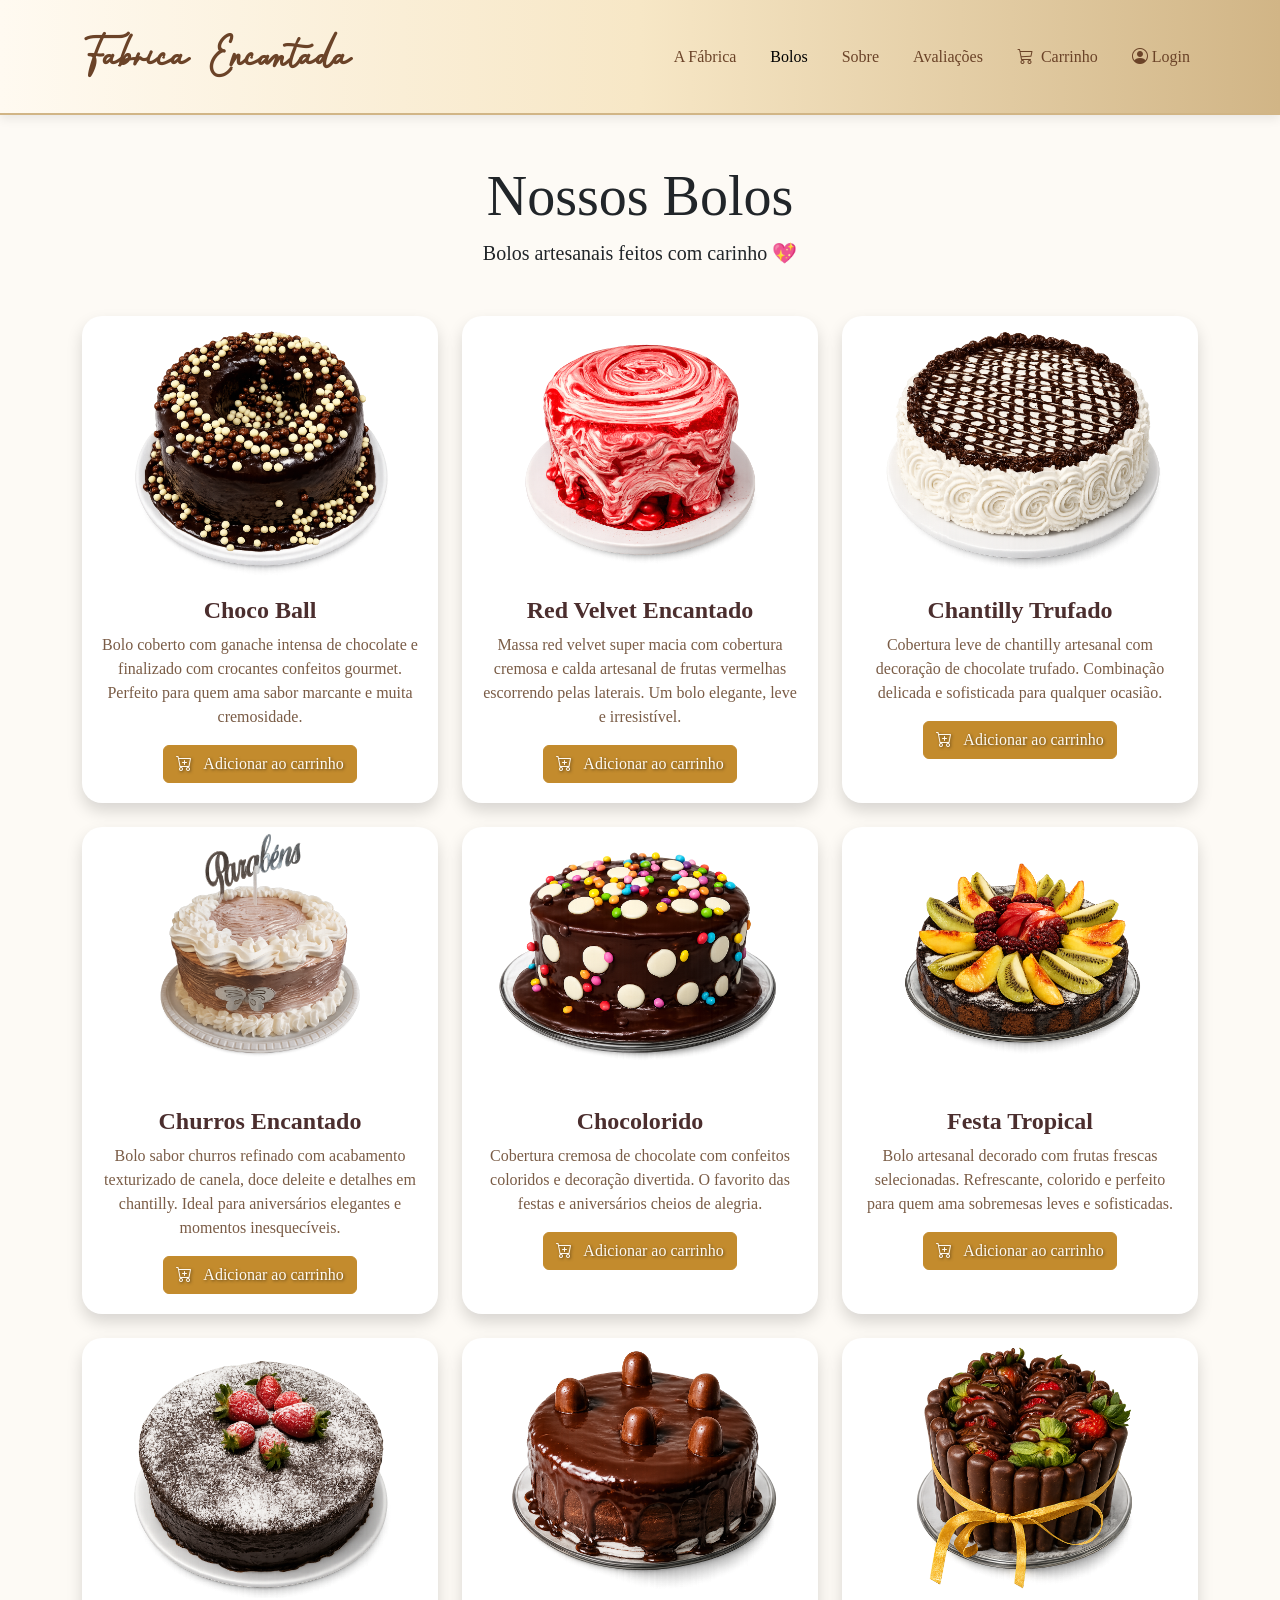
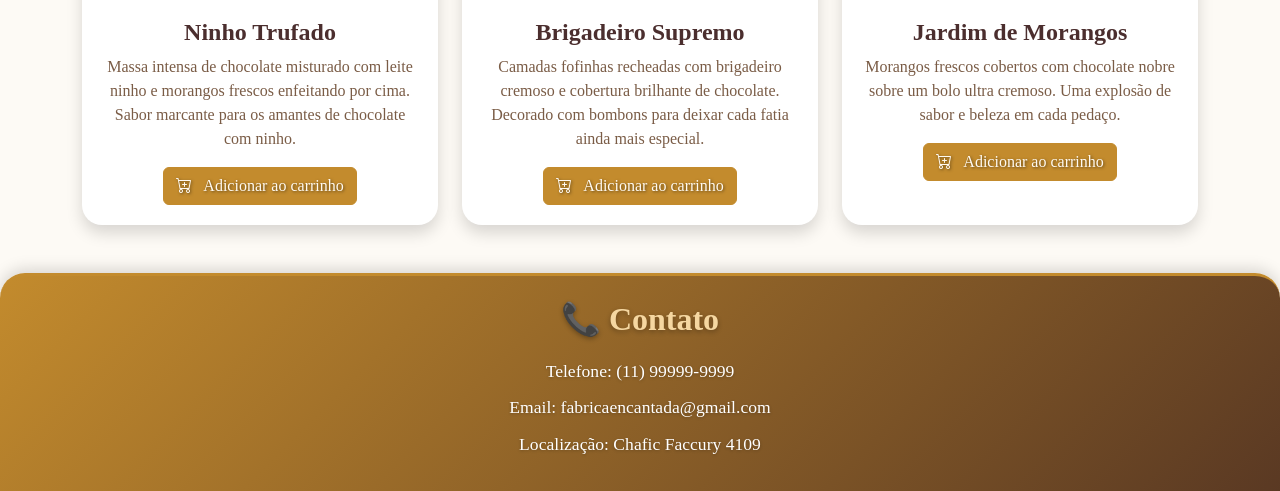
<file: Site-trabalho-main/Site-trabalho-main/pages/bolos.html>
<!DOCTYPE html>
<html lang="pt-BR">
<head>
    <meta charset="UTF-8">
    <meta name="viewport" content="width=device-width, initial-scale=1.0">

    <title>Bolos</title>

    <!-- Bootstrap -->
    <link href="https://cdn.jsdelivr.net/npm/bootstrap@5.3.3/dist/css/bootstrap.min.css" rel="stylesheet">
    <!-- Css -->
    <link rel="stylesheet" href="../css/stylebolo.css">
    <!-- bootstrap-icons -->
    <link rel="stylesheet" href="https://cdn.jsdelivr.net/npm/bootstrap-icons@1.11.3/font/bootstrap-icons.min.css">
</head>

<body>

    <!-- Navbar -->
    <nav class="navbar navbar-expand-lg nav-premium">
        <div class="container">

            <a class="navbar-brand nome-empresa" href="home.html">
                 Fábrica Encantada
            </a>

            <button class="navbar-toggler" type="button" data-bs-toggle="collapse" data-bs-target="#menu">
                <span class="navbar-toggler-icon"></span>
            </button>

            <div class="collapse navbar-collapse" id="menu">

                <ul class="navbar-nav ms-auto">

                    <li class="nav-item">
                        <a class="nav-link" href="home.html">
                            A Fábrica
                        </a>
                    </li>

                    <li class="nav-item">
                        <a class="nav-link active" href="bolos.html">
                            Bolos
                        </a>
                    </li>

                    <li class="nav-item">
                        <a class="nav-link" href="sobre.html">
                            Sobre
                        </a>
                    </li>

                    <li class="nav-item">
                        <a class="nav-link" href="avaliacao.php">
                            Avaliações
                        </a>
                    </li>

                    <li class="nav-item">
                        <a class="nav-link" href="carrinho.php">
                            <i class="bi bi-cart3 me-1"></i>
                            Carrinho
                        </a>
                    </li>

                    <li class="nav-item">
                        <a class="nav-link" href="login.php">
                            <i class="bi bi-person-circle me-1"></i>Login
                        </a>
                    </li>

                </ul>

            </div>

        </div>
    </nav>

    <!-- Título -->
    <div class="container text-center mt-5">

        <h1 class="display-4">
            Nossos Bolos
        </h1>

        <p class="lead">
            Bolos artesanais feitos com carinho 💖
        </p>

    </div>

    <!-- Cards -->
    <div class="container mt-5">

        <div class="row g-4">

            <!-- Card 1 -->
            <div class="col-md-4">

                <div class="card shadow h-100">

                    <img src="../img/boloChocolate.png" class="card-img-top" alt="Bolo de Chocolate">

                    <div class="card-body text-center">

                        <h4 class="card-title">
                            Choco Ball
                        </h4>

                        <p class="card-text">
                            Bolo coberto com ganache intensa de chocolate e finalizado com crocantes confeitos gourmet. Perfeito para quem ama sabor marcante e muita cremosidade.
                        </p>
                    <form action="carrinho.php" method="POST">
                        <input type="hidden" name="bolo" value="Choco Ball">
                        <button class="btn btn-success" onclick="adicionarCarrinho('Choco Ball')">
                        <i class="bi bi-cart-plus me-2"></i> Adicionar ao carrinho
                        </button>
                    </form>
                    </div>

                </div>

            </div>

            <!-- Card 2 -->
            <div class="col-md-4">

                <div class="card shadow h-100">

                    <img src="../img/boloMarmorizadoMorango.png" class="card-img-top" alt="Bolo de Morango">

                    <div class="card-body text-center">

                        <h4 class="card-title">
                            Red Velvet Encantado
                        </h4>

                        <p class="card-text">
                            Massa red velvet super macia com cobertura cremosa e calda artesanal de frutas vermelhas escorrendo pelas laterais. Um bolo elegante, leve e irresistível.
                        </p>
                           </p>
                    <form action="carrinho.php" method="POST">
                        <input type="hidden" name="bolo" value="Red Velt Encantado">
                        <button class="btn btn-success" onclick="adicionarCarrinho('Red Velt Encantado')">
                        <i class="bi bi-cart-plus me-2"></i> Adicionar ao carrinho
                        </button>
                    </form>
                    </div>

                </div>

            </div>

            <!-- Card 3 -->
            <div class="col-md-4">

                <div class="card shadow h-100">

                    <img src="../img/boloChantily.png" class="card-img-top" alt="Bolo com Chantilly">

                    <div class="card-body text-center">

                        <h4 class="card-title">
                            Chantilly Trufado
                        </h4>

                        <p class="card-text">
                            Cobertura leve de chantilly artesanal com decoração de chocolate trufado. Combinação delicada e sofisticada para qualquer ocasião.
                        </p>
                         </p>
                    <form action="carrinho.php" method="POST">
                        <input type="hidden" name="bolo" value="Chantilly Trufado">
                       <button class="btn btn-success" onclick="adicionarCarrinho('Chantilly Trufado')">
                        <i class="bi bi-cart-plus me-2"></i> Adicionar ao carrinho
                        </button>
                    </form>
                    </div>

                </div>

            </div>

            <!-- Card 4 -->
            <div class="col-md-4">

                <div class="card shadow h-100">

                    <img src="../img/boloChurros.png" class="card-img-top" alt="Bolo Ganache">

                    <div class="card-body text-center">

                        <h4 class="card-title">
                            Churros Encantado
                        </h4>

                        <p class="card-text">
                            Bolo sabor churros refinado com acabamento texturizado de canela, doce deleite e detalhes em chantilly. Ideal para aniversários elegantes e momentos inesquecíveis.
                        </p>
                          </p>
                    <form action="carrinho.php" method="POST">
                        <input type="hidden" name="bolo" value="Churros Encantado">
                         <button class="btn btn-success" onclick="adicionarCarrinho('Churros Encantado')">
                          <i class="bi bi-cart-plus me-2"></i> Adicionar ao carrinho
                         </button>
                    </form>
                    </div>

                </div>

            </div>

            <!-- Card 5 -->
            <div class="col-md-4">

                <div class="card shadow h-100">

                    <img src="../img/boloColorido.png" class="card-img-top" alt="Bolo Colorido">

                    <div class="card-body text-center">

                        <h4 class="card-title">
                            Chocolorido
                        </h4>

                        <p class="card-text">
                            Cobertura cremosa de chocolate com confeitos coloridos e decoração divertida. O favorito das festas e aniversários cheios de alegria.
                        </p>
                         </p>
                    <form action="carrinho.php" method="POST">
                        <input type="hidden" name="bolo" value="Chocolorido">
                        <button class="btn btn-success" onclick="adicionarCarrinho('Chocolorido')">
                        <i class="bi bi-cart-plus me-2"></i> Adicionar ao carrinho
                        </button>
                    </form>
                    </div>

                </div>

            </div>
            <!-- Card 6 -->
            <div class="col-md-4">

                <div class="card shadow h-100">

                    <img src="../img/boloFrutas.png" class="card-img-top" alt="Bolo Ganache">

                    <div class="card-body text-center">

                        <h4 class="card-title">
                            Festa Tropical
                        </h4>

                        <p class="card-text">
                            Bolo artesanal decorado com frutas frescas selecionadas. Refrescante, colorido e perfeito para quem ama sobremesas leves e sofisticadas.
                        </p>
                          </p>
                    <form action="carrinho.php" method="POST">
                        <input type="hidden" name="bolo" value="Festa Tropical">
                        <button class="btn btn-success" onclick="adicionarCarrinho('Festa Tropical')">
                        <i class="bi bi-cart-plus me-2"></i> Adicionar ao carrinho
                        </button>
                    </form>
                    </div>

                </div>

            </div>

            <!-- Card 7 -->
            <div class="col-md-4">

                <div class="card shadow h-100">

                    <img src="../img/boloNinhoTrufado.png" class="card-img-top" alt="Bolo Ganache">

                    <div class="card-body text-center">

                        <h4 class="card-title">
                            Ninho Trufado
                        </h4>

                        <p class="card-text">
                            Massa intensa de chocolate misturado com leite ninho e morangos frescos enfeitando por cima. Sabor marcante para os amantes de chocolate com ninho.
                        </p>
                         </p>
                    <form action="carrinho.php" method="POST">
                        <input type="hidden" name="bolo" value="Ninho Trufado">
                        <button class="btn btn-success" onclick="adicionarCarrinho('Ninho Trufado')">
                        <i class="bi bi-cart-plus me-2"></i> Adicionar ao carrinho
                        </button>
                    </form>
                    </div>

                </div>

            </div>

            <!-- Card 8 -->
            <div class="col-md-4">

                <div class="card shadow h-100">

                    <img src="../img/boloTrufado.png" class="card-img-top" alt="Bolo Ganache">

                    <div class="card-body text-center">

                        <h4 class="card-title">
                            Brigadeiro Supremo
                        </h4>

                        <p class="card-text">
                            Camadas fofinhas recheadas com brigadeiro cremoso e cobertura brilhante de chocolate. Decorado com bombons para deixar cada fatia ainda mais especial.
                        </p>
                         </p>
                    <form action="carrinho.php" method="POST">
                        <input type="hidden" name="bolo" value="Brigadeiro Supremo">
                        <button class="btn btn-success" onclick="adicionarCarrinho('Brigadeiro Supremo')">
                        <i class="bi bi-cart-plus me-2"></i> Adicionar ao carrinho
                        </button>
                    </form>
                    </div>

                </div>

            </div>

            <!-- Card 9 -->
            <div class="col-md-4">

                <div class="card shadow h-100">

                    <img src="../img/boloTrufadoMorango.png" class="card-img-top" alt="Bolo Ganache">

                    <div class="card-body text-center">

                        <h4 class="card-title">
                            Jardim de Morangos
                        </h4>

                        <p class="card-text">
                            Morangos frescos cobertos com chocolate nobre sobre um bolo ultra cremoso. Uma explosão de sabor e beleza em cada pedaço.
                        </p>
                           </p>
                    <form action="carrinho.php" method="POST">
                        <input type="hidden" name="bolo" value="Jardim de Morangos">
                        <button class="btn btn-success" onclick="adicionarCarrinho('Jardim de Morangos')">
                        <i class="bi bi-cart-plus me-2"></i> Adicionar ao carrinho
                        </button>
                    </form>
                    </div>

                </div>

            </div>

        </div>
    </div>

    <!-- Contato -->
    <footer class="footer-premium p-4 mt-5">

        <h2>
            📞 Contato
        </h2>

        <p>
            Telefone: (11) 99999-9999
        </p>

        <p>
            Email: fabricaencantada@gmail.com
        </p>

        <p>
            Localização: Chafic Faccury 4109
        </p>

    </footer>

    <!-- Bootstrap JS -->
    <script src="https://cdn.jsdelivr.net/npm/bootstrap@5.3.3/dist/js/bootstrap.bundle.min.js">

    </script>

</body>
</html>
</file>
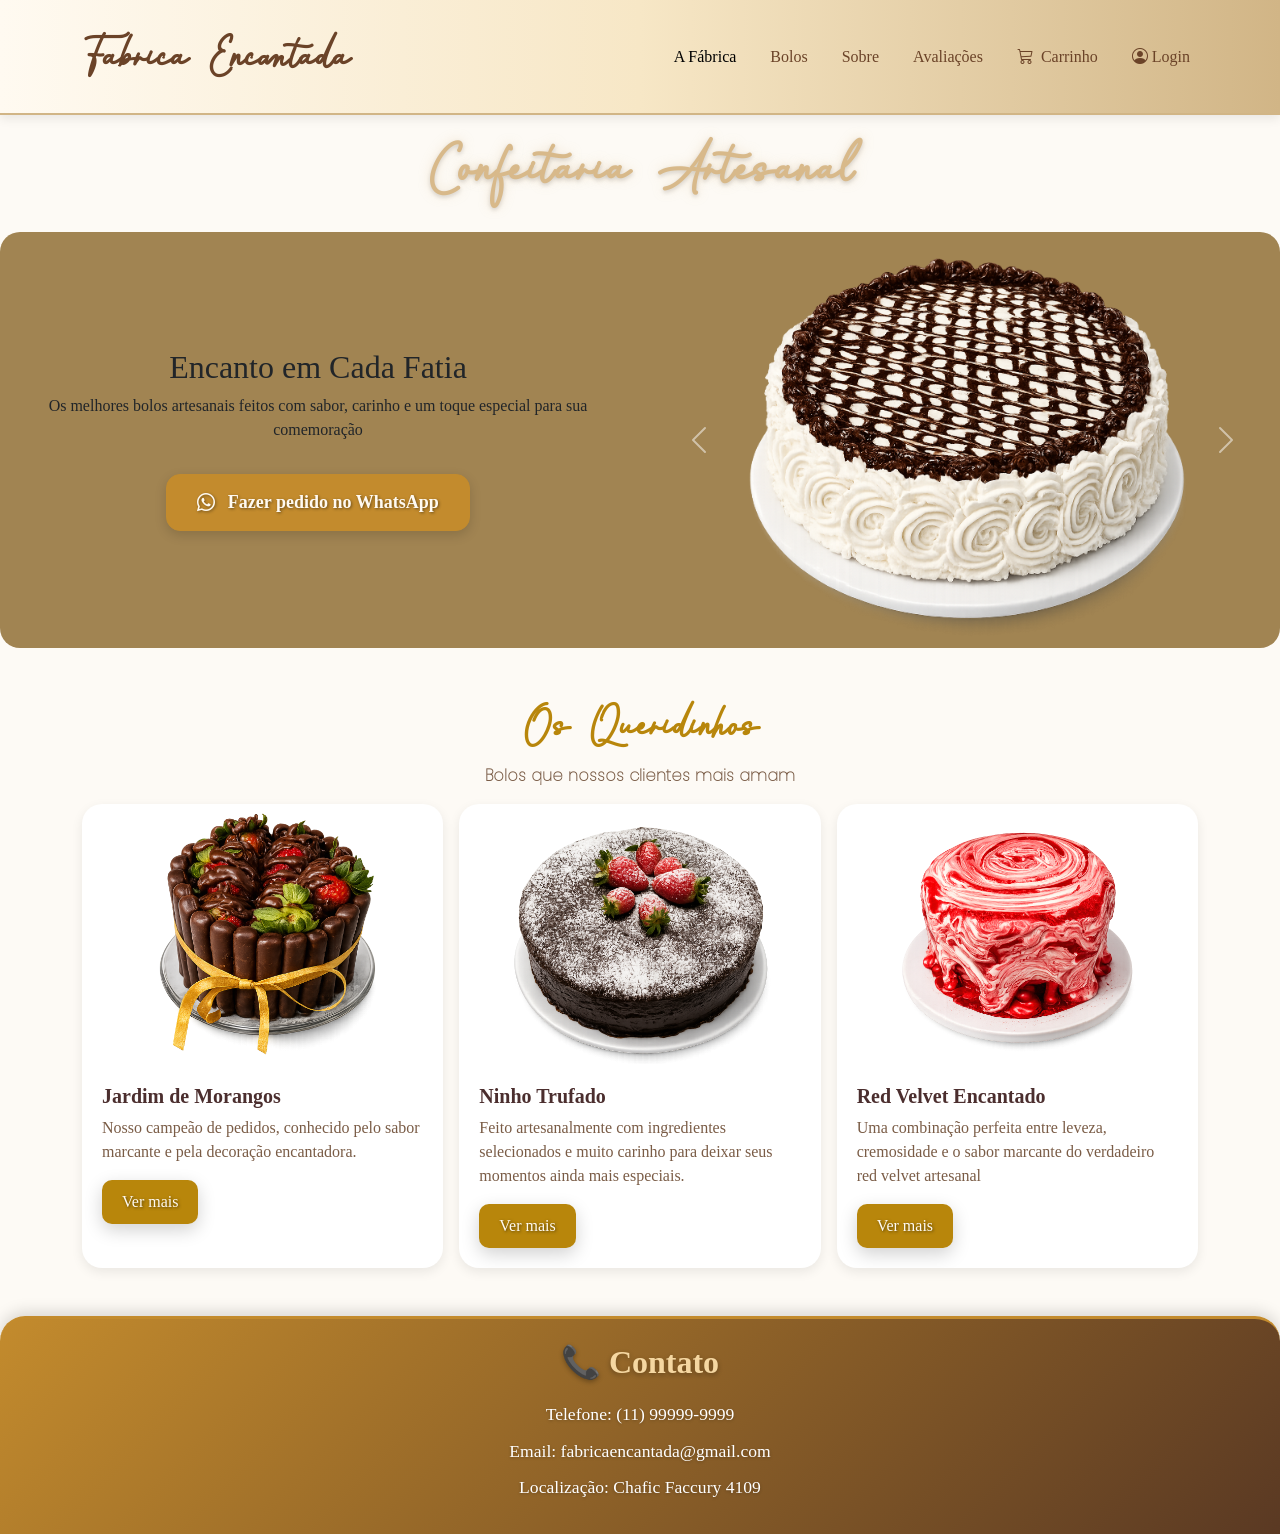
<file: Site-trabalho-main/Site-trabalho-main/pages/home.html>
<!doctype html>
<html lang="en">
  <head>
    <meta charset="utf-8">
    <meta name="viewport" content="width=device-width, initial-scale=1">
    <title>Home - Fabrica Encantada</title>
    <link href="https://cdn.jsdelivr.net/npm/bootstrap@5.3.8/dist/css/bootstrap.min.css" rel="stylesheet" integrity="sha384-sRIl4kxILFvY47J16cr9ZwB07vP4J8+LH7qKQnuqkuIAvNWLzeN8tE5YBujZqJLB" crossorigin="anonymous">

    <link rel="stylesheet" href="../css/stylehome.css">

    <link rel="stylesheet" href="https://cdn.jsdelivr.net/npm/bootstrap-icons@1.11.3/font/bootstrap-icons.min.css">
  </head>
  <body>
    <!-- Navbar -->
   <nav class="navbar navbar-expand-lg nav-premium">
        <div class="container">

            <a class="navbar-brand nome-empresa" href="home.html">
                 Fábrica Encantada
            </a>

            <button class="navbar-toggler" type="button" data-bs-toggle="collapse" data-bs-target="#menu">
                <span class="navbar-toggler-icon"></span>
            </button>

            <div class="collapse navbar-collapse" id="menu">

                <ul class="navbar-nav ms-auto">

                    <li class="nav-item">
                        <a class="nav-link active" href="home.html">
                            A Fábrica
                        </a>
                    </li>

                    <li class="nav-item">
                        <a class="nav-link" href="bolos.html">
                            Bolos
                        </a>
                    </li>

                    <li class="nav-item">
                        <a class="nav-link" href="sobre.html">
                            Sobre
                        </a>
                    </li>

                    <li class="nav-item">
                        <a class="nav-link" href="avaliacao.php">
                            Avaliações
                        </a>
                    </li>

                    <li class="nav-item">
                        <a class="nav-link" href="carrinho.php">
                            <i class="bi bi-cart3 me-1"></i>
                                  Carrinho
                        </a>
                    </li>

                    <li class="nav-item">
                        <a class="nav-link" href="login.php">
                            <i class="bi bi-person-circle me-1"></i>Login
                        </a>
                    </li>

                </ul>

            </div>

        </div>
    </nav>

    

  <div class="text-center my-3">
    <h4 class="fw-bold titulo-encantado">Confeitaria Artesanal</h4>
</div>
<!-- Carrosel -->
    <div class="container-fluid p-2 mt-4" style="background-color:#a18452; border-radius:20px; overflow:hidden;">
      <div class="row align-items-center">

        <div class="col-md-6 central-esquerda">
          <h2>Encanto em Cada Fatia</h2>
          <p>Os melhores bolos artesanais feitos com sabor,
          carinho e um toque especial para sua comemoração</p>
          <a href="https://api.whatsapp.com/send/?phone=5511999999999"
          target="_blank"
          class="btn btn-wpp mt-3"
          style="background-color:#c38b2d; border-color:#c38b2d;">
          <i class=" bi bi-whatsapp me-2"></i>
          Fazer pedido no WhatsApp
          </a>
      </div>

        <div class="col-md-6">
          <div id="carouselExample" class="carousel slide">
            <div class="carousel-inner">
              <div class="carousel-item active">
          <img src="../img/boloChantily.png" class="d-block w-100" alt="...">
              </div>
              <div class="carousel-item">
          <img src="../img/boloChocolate.png" class="d-block w-100" alt="...">
              </div>
              <div class="carousel-item">
          <img src="../img/boloColorido.png" class="d-block w-100" alt="...">
              </div>
              <div class="carousel-item">
          <img src="../img/boloFrutas.png" class="d-block w-100" alt="...">
              </div>
              <div class="carousel-item">
          <img src="../img/boloMarmorizadoMorango.png" class="d-block w-100" alt="...">
              </div>
              <div class="carousel-item">
          <img src="../img/boloNinhoTrufado.png" class="d-block w-100" alt="...">
              </div>
              <div class="carousel-item">
          <img src="../img/boloTrufado.png" class="d-block w-100" alt="...">
              </div>
              <div class="carousel-item">
          <img src="../img/boloTrufadoMorango.png" class="d-block w-100" alt="...">
              </div>
              <div class="carousel-item">
          <img src="../img/boloChurros.png" class="d-block w-100" alt="...">
              </div>
            </div>
            <button class="carousel-control-prev" type="button" data-bs-target="#carouselExample" data-bs-slide="prev">
              <span class="carousel-control-prev-icon" aria-hidden="true"></span>
              <span class="visually-hidden">Previous</span>
            </button>
            <button class="carousel-control-next" type="button" data-bs-target="#carouselExample" data-bs-slide="next">
              <span class="carousel-control-next-icon" aria-hidden="true"></span>
              <span class="visually-hidden">Next</span>
            </button>
          </div>
        </div>

      </div>
    </div>



    <!-- Cards -->
    <div class="container mt-5">
      <div class="text-center my-3">
    <h4 class="fw-bold titulo-vendido">Os Queridinhos</h4>
    <p class="fw-bold paragrafo-vendido">Bolos que nossos clientes mais amam</p>
</div>
      <div class="row g-3 justify-content-center">
          <div class="col-md-4">
              <div class="card h-100">
                <img src="../img/boloTrufadoMorango.png" class="card-img-top" alt="...">
                <div class="card-body">
                  <h5 class="card-title">Jardim de Morangos</h5>
                  <p class="card-text">Nosso campeão de pedidos, conhecido pelo sabor marcante e pela decoração encantadora.</p>
                  <a href="bolos.html" class="btn btn-primary titulo-borda btn-ver">Ver mais </a>
                </div>
              </div>
          </div>
      
          <div class="col-md-4">
              <div class="card h-100">
                <img src="../img/boloNinhoTrufado.png" class="card-img-top" alt="...">
                <div class="card-body">
                  <h5 class="card-title">Ninho Trufado</h5>
                  <p class="card-text">Feito artesanalmente com ingredientes selecionados e muito carinho para deixar seus momentos ainda mais especiais.</p>
                  <a href="bolos.html" class="btn btn-primary titulo-borda btn-ver">Ver mais</a>
                </div>
              </div>
          </div>
      
          <div class="col-md-4">
              <div class="card h-100">
                <img src="../img/boloMarmorizadoMorango.png" class="card-img-top" alt="...">
                <div class="card-body">
                  <h5 class="card-title">Red Velvet Encantado</h5>
                  <p class="card-text">Uma combinação perfeita entre leveza, cremosidade e o sabor marcante do verdadeiro red velvet artesanal</p>
                  <a href="bolos.html" class="btn btn-primary titulo-borda btn-ver">Ver mais </a>
                </div>
              </div>
          </div>
      </div>
    </div>

    
<footer class="footer-premium p-4 mt-5">

        <h2>
            📞 Contato
        </h2>

        <p>
            Telefone: (11) 99999-9999
        </p>

        <p>
            Email: fabricaencantada@gmail.com
        </p>

        <p>
            Localização: Chafic Faccury 4109
        </p>

    </footer>








    <script src="https://cdn.jsdelivr.net/npm/bootstrap@5.3.8/dist/js/bootstrap.bundle.min.js" integrity="sha384-FKyoEForCGlyvwx9Hj09JcYn3nv7wiPVlz7YYwJrWVcXK/BmnVDxM+D2scQbITxI" crossorigin="anonymous"></script>
    <script>
        const carousel = document.querySelector('#carouselExample');

        const bsCarousel = new bootstrap.Carousel(carousel, {
      interval: 3000,
      ride: 'carousel'
  });
    </script>
  </body>
</html>
</file>
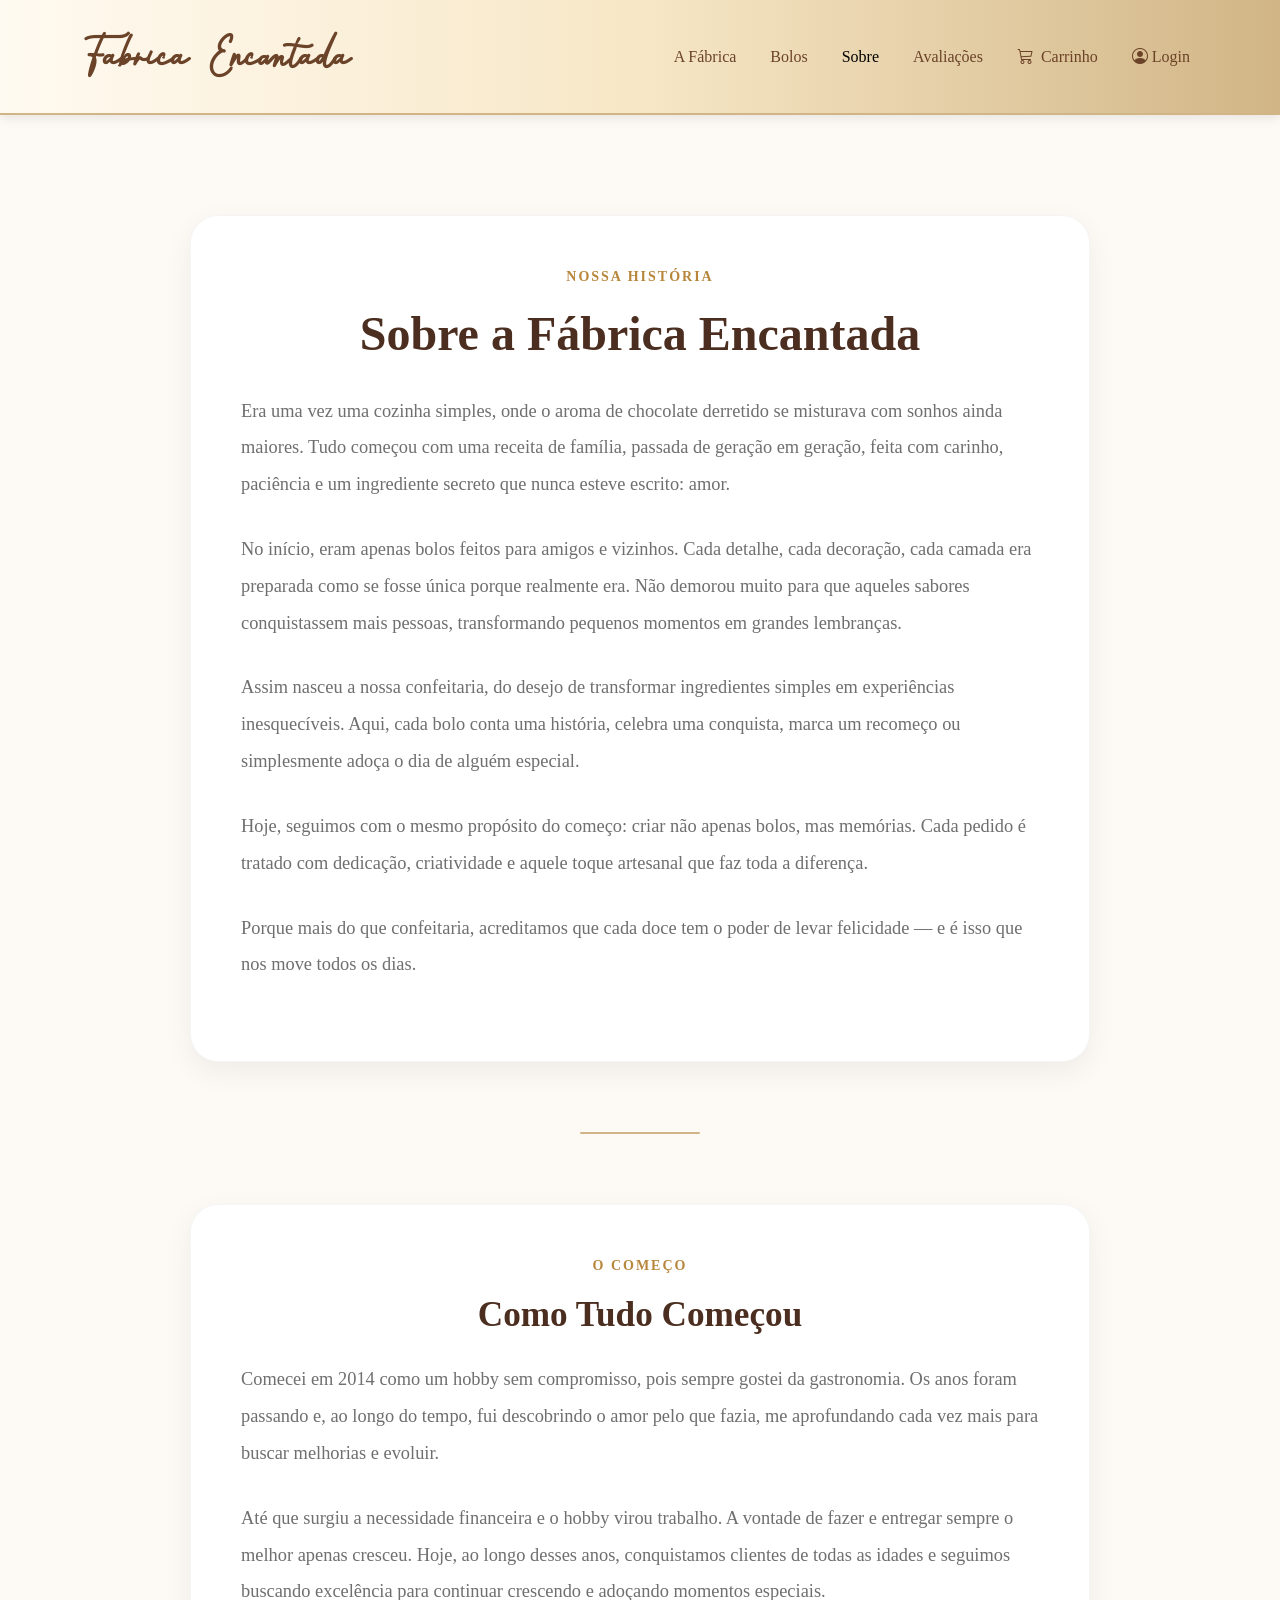
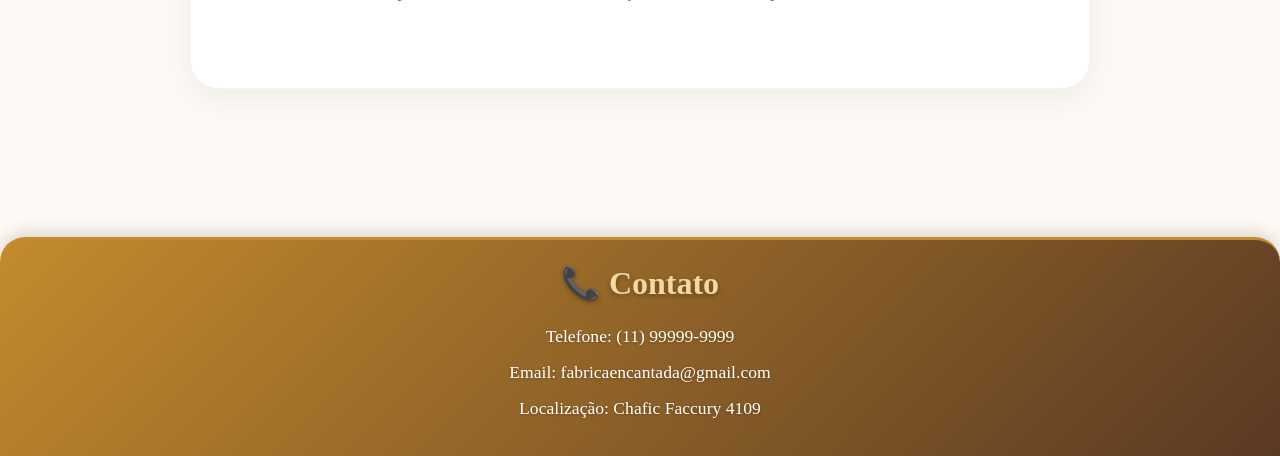
<file: Site-trabalho-main/Site-trabalho-main/pages/sobre.html>
<!doctype html>
<html lang="en">
  <head>
    <meta charset="utf-8">
    <meta name="viewport" content="width=device-width, initial-scale=1">
    <title>Bootstrap demo</title>
    <link href="https://cdn.jsdelivr.net/npm/bootstrap@5.3.8/dist/css/bootstrap.min.css" rel="stylesheet" integrity="sha384-sRIl4kxILFvY47J16cr9ZwB07vP4J8+LH7qKQnuqkuIAvNWLzeN8tE5YBujZqJLB" crossorigin="anonymous">
    <link rel="stylesheet" href="https://cdn.jsdelivr.net/npm/bootstrap-icons@1.11.3/font/bootstrap-icons.min.css">
    <link rel="stylesheet" href="../css/stylesobre.css">
    
  </head>
  <body>
        <nav class="navbar navbar-expand-lg nav-premium">
        <div class="container">

            <a class="navbar-brand nome-empresa" href="home.html">
                 Fábrica Encantada
            </a>

            <button class="navbar-toggler" type="button" data-bs-toggle="collapse" data-bs-target="#menu">
                <span class="navbar-toggler-icon"></span>
            </button>

            <div class="collapse navbar-collapse" id="menu">

                <ul class="navbar-nav ms-auto">

                    <li class="nav-item">
                        <a class="nav-link" href="home.html">
                            A Fábrica
                        </a>
                    </li>

                    <li class="nav-item">
                        <a class="nav-link" href="bolos.html">
                            Bolos
                        </a>
                    </li>

                    <li class="nav-item">
                        <a class="nav-link active" href="sobre.html">
                            Sobre
                        </a>
                    </li>

                    <li class="nav-item">
                        <a class="nav-link" href="avaliacao.php">
                            Avaliações
                        </a>
                    </li>
                    <li class="nav-item">
                        <a class="nav-link" href="carrinho.php">
                            <i class="bi bi-cart3 me-1"></i>
                            Carrinho
                        </a>
                    </li>

                    <li class="nav-item">
                        <a class="nav-link" href="login.php">
                            <i class="bi bi-person-circle me-1"></i>Login
                        </a>
                    </li>

                </ul>

            </div>

        </div>
    </nav>

    <section class="sobre-section">

    <div class="sobre-container-custom">

        <div class="sobre-card">

            

                <span class="sobre-tag">
                    Nossa História
                </span>

                <h2 class="sobre-titulo">
                    Sobre a Fábrica Encantada
                </h2>

           

            <div class="sobre-texto">

                <p>
                    Era uma vez uma cozinha simples, onde o aroma de chocolate derretido se misturava com sonhos ainda maiores. Tudo começou com uma receita de família, passada de geração em geração, feita com carinho, paciência e um ingrediente secreto que nunca esteve escrito: amor.
                </p>

                <p>
                    No início, eram apenas bolos feitos para amigos e vizinhos. Cada detalhe, cada decoração, cada camada era preparada como se fosse única porque realmente era. Não demorou muito para que aqueles sabores conquistassem mais pessoas, transformando pequenos momentos em grandes lembranças.
                </p>

                <p>
                    Assim nasceu a nossa confeitaria, do desejo de transformar ingredientes simples em experiências inesquecíveis. Aqui, cada bolo conta uma história, celebra uma conquista, marca um recomeço ou simplesmente adoça o dia de alguém especial.
                </p>

                <p>
                    Hoje, seguimos com o mesmo propósito do começo: criar não apenas bolos, mas memórias. Cada pedido é tratado com dedicação, criatividade e aquele toque artesanal que faz toda a diferença.
                </p>

                <p>
                    Porque mais do que confeitaria, acreditamos que cada doce tem o poder de levar felicidade — e é isso que nos move todos os dias.
                </p>

            </div>

        </div>

        <div class="divisor-sobre"></div>

        <div class="comeco-card">

            

                <span class="sobre-tag">
                    O Começo
                </span>

                <h2 class="comeco-titulo">
                    Como Tudo Começou
                </h2>

            

            <div class="sobre-texto">

                <p>
                    Comecei em 2014 como um hobby sem compromisso, pois sempre gostei da gastronomia. Os anos foram passando e, ao longo do tempo, fui descobrindo o amor pelo que fazia, me aprofundando cada vez mais para buscar melhorias e evoluir.
                </p>

                <p>
                    Até que surgiu a necessidade financeira e o hobby virou trabalho. A vontade de fazer e entregar sempre o melhor apenas cresceu. Hoje, ao longo desses anos, conquistamos clientes de todas as idades e seguimos buscando excelência para continuar crescendo e adoçando momentos especiais.
                </p>

            </div>

        </div>

    </div>

</section>



    <footer class="footer-premium p-4 mt-5">

        <h2>
            📞 Contato
        </h2>

        <p>
            Telefone: (11) 99999-9999
        </p>

        <p>
            Email: fabricaencantada@gmail.com
        </p>

        <p>
            Localização: Chafic Faccury 4109
        </p>

    </footer>


    <script src="https://cdn.jsdelivr.net/npm/bootstrap@5.3.8/dist/js/bootstrap.bundle.min.js" integrity="sha384-FKyoEForCGlyvwx9Hj09JcYn3nv7wiPVlz7YYwJrWVcXK/BmnVDxM+D2scQbITxI" crossorigin="anonymous"></script>
  </body>
</html>
</file>
<file: Site-trabalho-main/Site-trabalho-main/css/stylebolo.css>
@font-face {
    font-family: 'Brittany';
    src: url('fonts/Brittany.ttf');
}
/* NAV */
.nav-premium {
    background: linear-gradient(
        90deg,
        #fffaf1 0%,
        #f7e7c6 50%,
        #d1b586 100%
    );

    border-bottom: 2px solid #d1b586;

    box-shadow:
    0 4px 10px rgba(0,0,0,0.08);

    padding: 14px 30px;
}

.nav-premium .navbar-brand {
    color: #6b4328;

    font-weight: 700;

    text-shadow:
    0 1px 2px rgba(255,255,255,0.20);
}

.nav-premium .nav-link {
    color: #6b4328;

    font-size: 1rem;
    font-weight: 500;

    margin-left: 18px;

    transition: 0.3s ease;
}

.nav-premium .nav-link:hover {
    color: #b8863b;
}
/* FOOTER */
.footer-premium {
    background: linear-gradient(135deg, #c38b2d, #5a3923);
    border-top: 3px solid #c38b2d;
    box-shadow: 0 -4px 15px rgba(0,0,0,0.15);
    border-radius: 25px 25px 0 0;
    padding: 50px 20px;
    color: white;
    text-align: center;
}

.footer-premium h2 {
    font-size: 2rem;
    font-weight: 700;
    margin-bottom: 20px;
    color: #f5d7a1;

    text-shadow:
    0 2px 5px rgba(0,0,0,0.30);
}

.footer-premium p {
    font-size: 1.1rem;
    margin-bottom: 10px;

    text-shadow:
    0 1px 3px rgba(0,0,0,0.25);
}
.navbar {
    background-color: #d1b586;
}
footer{
    background-color: #d1b586;
}
body {
    background-color: #fdfaf5;
    font-family: 'Times New Roman', Times, serif;
}
.nome-empresa{
    font-size: 50px;
    font-family: 'Brittany', sans-serif;
    color: #fffaf1;
}
a.btn,
button.btn{
    background-color: #c38b2d;
    border-color: #c38b2d;
    transition: 0.3s;
    text-shadow: 1px 1px 3px rgba(0, 0, 0, 0.5);
    color: #fffaf1;
}

a.btn:hover,
button.btn:hover{
    background-color: #a8741a;
    border-color: #a8741a;
    color: #fffaf1;
}
.titulo-borda {
    text-shadow: 0.5px 0.5px 1px rgba(0, 0, 0, 0.35);
}
.card {
    border: none;
    border-radius: 20px;
    overflow: hidden;
    background: #fff;
    box-shadow: 0 4px 12px rgba(0, 0, 0, 0.08);
    transition: 0.3s;
}

.card:hover {
    box-shadow: 0 8px 18px rgba(0, 0, 0, 0.12);
}

.card img {
    width: 100%;
    height: 260px;
    object-fit: cover;
}

.card-body {
    padding: 20px;
}
.card-title {
    color: #4b2e2e;
    font-weight: 600;
}

.card-text {
    color: #7a5c46;
}
</file>
<file: Site-trabalho-main/Site-trabalho-main/css/stylehome.css>
@font-face {
    font-family: 'Brittany';
    src: url('fonts/Brittany.ttf');
}
@font-face {
    font-family: 'Poppins';
    src: url('fonts/Poppins-Thin.ttf');
}
/* NaV */
.nav-premium {
    background: linear-gradient(
        90deg,
        #fffaf1 0%,
        #f7e7c6 50%,
        #d1b586 100%
    );

    border-bottom: 2px solid #d1b586;

    box-shadow:
    0 4px 10px rgba(0,0,0,0.08);

    padding: 14px 30px;
}

.nav-premium .navbar-brand {
    color: #6b4328;

    font-weight: 700;

    text-shadow:
    0 1px 2px rgba(255,255,255,0.20);
}

.nav-premium .nav-link {
    color: #6b4328;

    font-size: 1rem;
    font-weight: 500;

    margin-left: 18px;

    transition: 0.3s ease;
}

.nav-premium .nav-link:hover {
    color: #b8863b;
}
/* FOOTER */
.footer-premium {
    background: linear-gradient(135deg, #c38b2d, #5a3923);
    border-top: 3px solid #c38b2d;
    box-shadow: 0 -4px 15px rgba(0,0,0,0.15);
    border-radius: 25px 25px 0 0;
    padding: 50px 20px;
    color: white;
    text-align: center;
}

.footer-premium h2 {
    font-size: 2rem;
    font-weight: 700;
    margin-bottom: 20px;
    color: #f5d7a1;

    text-shadow:
    0 2px 5px rgba(0,0,0,0.30);
}

.footer-premium p {
    font-size: 1.1rem;
    margin-bottom: 10px;

    text-shadow:
    0 1px 3px rgba(0,0,0,0.25);
}
.carousel-item img{
    height: 400px;
    object-fit: cover;
}
.navbar {
    background-color: #d1b586;
}
footer{
    background-color: #d1b586;
}
body {
    background-color: #fdfaf5;
    font-family: 'Times New Roman', Times, serif;
}
.carousel {
    border-radius: 20px;
    overflow: hidden;
}

.titulo-encantado {
    font-family: 'Brittany', cursive;
    font-size: 4rem;
    color: #d8b98a;
    text-shadow:
    0 2px 4px rgba(0,0,0,0.15),
    0 0 12px rgba(216,185,138,0.35);
    letter-spacing: 1px;
    transition: 0.3s ease;
}
.btn-wpp {
    background-color:#c38b2d;
    border-color:#c38b2d;
    padding: 14px 30px;
    font-size: 18px;
    border-radius: 14px;
    font-weight: 600;
    box-shadow: 0 4px 12px rgba(0,0,0,0.15);
    text-shadow: 1px 1px 3px rgba(0, 0, 0, 0.45);
    color: #fffaf1;
}
.titulo-encantado:hover {
    color: #e7c99b;
    
    text-shadow:
        0 4px 10px rgba(0,0,0,0.20),
        0 0 18px rgba(231,201,155,0.45);
}
.titulo-vendido {
    font-family: 'Brittany', sans-serif;
    font-size: 50px;
    color: #b8860b;
}
.paragrafo-vendido {
    font-family: 'Poppins';
    font-size: 16px;
    color: #7a5c46;
}
.nome-empresa{
    font-size: 50px;
    font-family: 'Brittany', sans-serif;
    color: #fffaf1;
}


.central-esquerda {
    display: flex;
    flex-direction: column;
    justify-content: center;
    align-items: center;
    text-align: center;
    height: 100%;
}
/* STYLE DO CARD */
.card {
    border: none;
    border-radius: 20px;
    overflow: hidden;
    background: #fff;
    box-shadow: 0 4px 12px rgba(0, 0, 0, 0.08);
    transition: 0.3s;
}

.card:hover {
    box-shadow: 0 8px 18px rgba(0, 0, 0, 0.12);
}

.card img {
    width: 100%;
    height: 260px;
    object-fit: cover;
}

.card-body {
    padding: 20px;
}
.card-title {
    color: #4b2e2e;
    font-weight: 600;
}

.card-text {
    color: #7a5c46;
}

.btn-primary {
    background: #b8860b;
    border: none;
    border-radius: 10px;
    padding: 10px 20px;
    transition: 0.3s;
}
.btn-primary:hover {
    background: #a8741a;
}
.btn-ver{
    text-shadow: 1px 1px 3px rgba(0, 0, 0, 0.5);
    color: #fffaf1;
    box-shadow: 0 6px 18px rgba(0, 0, 0, 0.18);
}
</file>
<file: Site-trabalho-main/Site-trabalho-main/css/stylesobre.css>
@font-face {
    font-family: 'Brittany';
    src: url('fonts/Brittany.ttf');
}
@font-face {
    font-family: 'Poppins';
    src: url('fonts/Poppins-Thin.ttf');
}
/* NaV */
.nav-premium {
    background: linear-gradient(
        90deg,
        #fffaf1 0%,
        #f7e7c6 50%,
        #d1b586 100%
    );
    border-bottom: 2px solid #d1b586;
    box-shadow:
    0 4px 10px rgba(0,0,0,0.08);
    padding: 14px 30px;
}

.nav-premium .navbar-brand {
    color: #6b4328;
    font-weight: 700;
    text-shadow:
    0 1px 2px rgba(255,255,255,0.20);
}

.nav-premium .nav-link {
    color: #6b4328;
    font-size: 1rem;
    font-weight: 500;
    margin-left: 18px;
    transition: 0.3s ease;
}

.nav-premium .nav-link:hover {
    color: #b8863b;
}
/* FOOTER */
.footer-premium {
    background: linear-gradient(135deg, #c38b2d, #5a3923);
    border-top: 3px solid #c38b2d;
    box-shadow: 0 -4px 15px rgba(0,0,0,0.15);
    border-radius: 25px 25px 0 0;
    padding: 50px 20px;
    color: white;
    text-align: center;
}

.footer-premium h2 {
    font-size: 2rem;
    font-weight: 700;
    margin-bottom: 20px;
    color: #f5d7a1;
    text-shadow:
    0 2px 5px rgba(0,0,0,0.30);
}

.footer-premium p {
    font-size: 1.1rem;
    margin-bottom: 10px;
    text-shadow:
    0 1px 3px rgba(0,0,0,0.25);
}
.navbar {
    background-color: #d1b586;
}
.nome-empresa{
    font-size: 50px;
    font-family: 'Brittany', sans-serif;
    color: #fffaf1;
}
footer{
    background-color: #d1b586;
}
body {
    background-color: #fdfaf5;
    font-family: 'Times New Roman', Times, serif;
}
.sobre-section {
    padding: 100px 20px;
}

.sobre-container-custom {
    max-width: 900px;
    margin: auto;
}

.sobre-card {
    background: #ffffff;
    padding: 50px;
    border-radius: 28px;
    box-shadow:
    0 10px 30px rgba(0,0,0,0.06);
    border: 1px solid rgba(0,0,0,0.04);
}

.sobre-tag {
    display: inline-block;
    color: #b8863b;
    font-size: 14px;
    font-weight: 700;
    letter-spacing: 2px;
    text-transform: uppercase;
    margin-bottom: 18px;
    display: flex;
    flex-direction: column;
    justify-content: center;
    align-items: center;
    text-align: center;
}

.sobre-titulo {
    font-size: 3rem;
    font-weight: 700;
    color: #4b2e1f;
    margin-bottom: 30px;
    line-height: 1.2;
    display: flex;
    flex-direction: column;
    justify-content: center;
    align-items: center;
    text-align: center;
}

.sobre-texto {
    font-size: 1.15rem;

    line-height: 2;

    color: #6f6f6f;
}

.sobre-texto p {
    margin-bottom: 28px;
}

.divisor-sobre {
    width: 120px;
    height: 2px;

    background: #d1b586;

    margin: 70px auto;

    border-radius: 20px;
}

.comeco-card {
    background: white;
    padding: 50px;
    border-radius: 28px;
    box-shadow:
    0 10px 30px rgba(0,0,0,0.06);
    border: 1px solid rgba(0,0,0,0.04);
}

.comeco-titulo {
    font-size: 2.2rem;
    font-weight: 700;
    color: #4b2e1f;
    margin-bottom: 25px;
    display: flex;
    flex-direction: column;
    justify-content: center;
    align-items: center;
    text-align: center;
}
</file>
